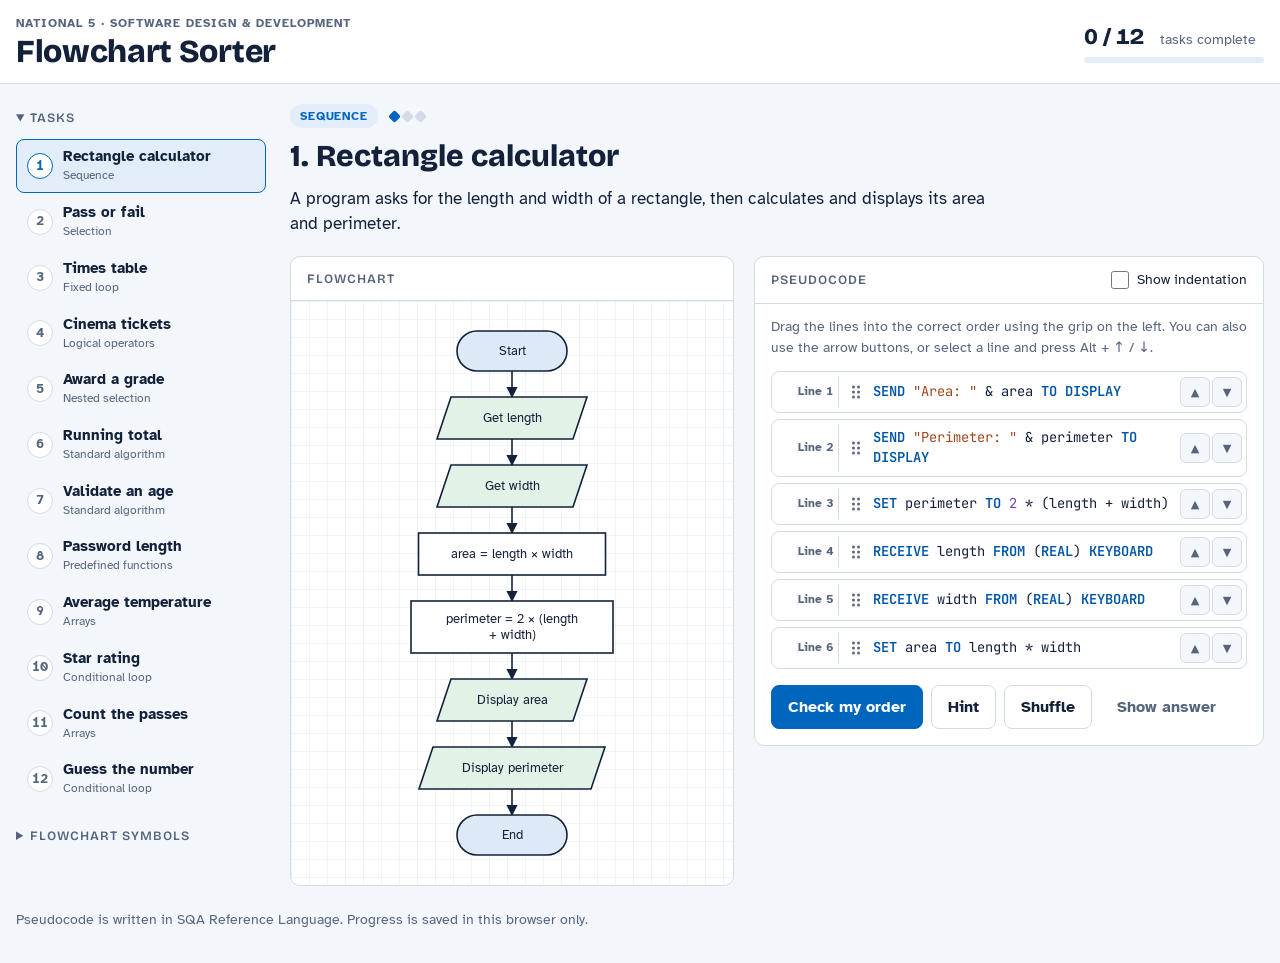
<file: index.html>
<!doctype html>
<html lang="en-GB">
<head>
  <meta charset="utf-8">
  <meta name="viewport" content="width=device-width, initial-scale=1, viewport-fit=cover">
  <title>N5 Flowchart Sorter</title>
  <meta name="description" content="National 5 Software Design and Development practice: read a flowchart and put the matching pseudocode in the correct order.">
  <link rel="preconnect" href="https://fonts.googleapis.com">
  <link rel="preconnect" href="https://fonts.gstatic.com" crossorigin>
  <link rel="stylesheet" href="https://fonts.googleapis.com/css2?family=Atkinson+Hyperlegible:wght@400;700&family=Bricolage+Grotesque:opsz,wght@12..96,600;12..96,800&family=JetBrains+Mono:wght@400;600&display=swap">
  <link rel="stylesheet" href="css/styles.css">
</head>
<body>
  <header class="masthead">
    <div class="masthead-inner">
      <div class="brand">
        <span class="brand-tag">National 5 · Software Design &amp; Development</span>
        <h1>Flowchart Sorter</h1>
      </div>
      <div class="progress" aria-live="polite">
        <span class="progress-count" id="progress-count">0 / 0</span>
        <span class="progress-label">tasks complete</span>
        <div class="progress-bar" aria-hidden="true"><span id="progress-fill"></span></div>
      </div>
    </div>
  </header>

  <div class="layout">
    <nav class="tasks" aria-label="Tasks">
      <details id="task-menu" open>
        <summary>Tasks</summary>
        <ol class="task-list" id="task-list"></ol>
      </details>
      <details class="key">
        <summary>Flowchart symbols</summary>
        <dl class="key-list" id="key-list"></dl>
      </details>
    </nav>

    <main class="workspace" id="workspace">
      <section class="brief">
        <div class="brief-meta">
          <span class="chip" id="topic"></span>
          <span class="level" id="level"></span>
        </div>
        <h2 id="title"></h2>
        <p id="brief"></p>
      </section>

      <div class="panes">
        <section class="pane pane-chart" aria-labelledby="chart-heading">
          <header class="pane-head">
            <h3 id="chart-heading">Flowchart</h3>
          </header>
          <div class="chart-scroll" id="chart"></div>
        </section>

        <section class="pane pane-code" aria-labelledby="code-heading">
          <header class="pane-head">
            <h3 id="code-heading">Pseudocode</h3>
            <label class="toggle" for="indent-toggle">
              <input type="checkbox" id="indent-toggle">
              <span>Show indentation</span>
            </label>
          </header>
          <p class="instructions" id="instructions">Drag the lines into the correct order using the grip on the left. You can also use the arrow buttons, or select a line and press Alt + ↑ / ↓.</p>
          <ol class="code-list" id="code-list"></ol>

          <div class="actions">
            <button type="button" class="btn btn-primary" id="check-btn">Check my order</button>
            <button type="button" class="btn" id="hint-btn">Hint</button>
            <button type="button" class="btn" id="shuffle-btn">Shuffle</button>
            <button type="button" class="btn btn-quiet" id="reveal-btn">Show answer</button>
          </div>
          <div class="feedback" id="feedback" role="status" aria-live="polite"></div>
        </section>
      </div>
    </main>
  </div>

  <footer class="foot">
    Pseudocode is written in SQA Reference Language. Progress is saved in this browser only.
  </footer>

  <script src="js/flowchart.js"></script>
  <script src="js/exercises.js"></script>
  <script src="js/app.js"></script>
</body>
</html>
</file>
<file: css/styles.css>
/* Layout: a task rail on the left, then the flowchart on squared jotter paper
   beside the pseudocode list. Saltire blue ink; symbol fills colour-code
   each flowchart symbol type. */
:root {
  --paper: #f3f6fa;
  --surface: #ffffff;
  --ink: #13213a;
  --muted: #56657e;
  --line: #d3dbe7;
  --accent: #0065bd;
  --accent-ink: #ffffff;
  --accent-soft: #e2edf9;
  --grid: rgba(0, 101, 189, 0.07);
  --ok: #17804f;
  --ok-soft: #e3f4ea;
  --bad: #c0352b;
  --bad-soft: #fbe8e6;
  --warn: #9a6a00;
  --warn-soft: #fff3d1;

  --fc-term: #dde9f7;
  --fc-io: #e2f2e6;
  --fc-proc: #ffffff;
  --fc-dec: #fdf0cc;
  --fc-loop: #ece4f7;
  --tok-kw: #0055a3;
  --tok-str: #a3461b;
  --tok-num: #7a3fb0;
  --tok-fn: #17804f;

  --font-display: "Bricolage Grotesque", "Segoe UI", system-ui, sans-serif;
  --font-body: "Atkinson Hyperlegible", "Segoe UI", system-ui, sans-serif;
  --font-mono: "JetBrains Mono", ui-monospace, "Cascadia Mono", Consolas, monospace;

  --radius: 10px;
  color-scheme: light;
}

@media (prefers-color-scheme: dark) {
  :root:not([data-theme="light"]) {
    --paper: #0d1524;
    --surface: #142036;
    --ink: #e4ebf5;
    --muted: #9badc6;
    --line: #2a3a56;
    --accent: #5ba8ff;
    --accent-ink: #06111f;
    --accent-soft: #19304f;
    --grid: rgba(91, 168, 255, 0.07);
    --ok: #4cc88d;
    --ok-soft: #12342a;
    --bad: #ff7468;
    --bad-soft: #3d1c1c;
    --warn: #f2c14e;
    --warn-soft: #3a2f12;
    --fc-term: #1d3558;
    --fc-io: #173a2b;
    --fc-proc: #142036;
    --fc-dec: #40371a;
    --fc-loop: #2f2648;
    --tok-kw: #79b8ff;
    --tok-str: #f0a27a;
    --tok-num: #c9a0ff;
    --tok-fn: #6fd6a2;
    color-scheme: dark;
  }
}
:root[data-theme="dark"] {
  --paper: #0d1524;
  --surface: #142036;
  --ink: #e4ebf5;
  --muted: #9badc6;
  --line: #2a3a56;
  --accent: #5ba8ff;
  --accent-ink: #06111f;
  --accent-soft: #19304f;
  --grid: rgba(91, 168, 255, 0.07);
  --ok: #4cc88d;
  --ok-soft: #12342a;
  --bad: #ff7468;
  --bad-soft: #3d1c1c;
  --warn: #f2c14e;
  --warn-soft: #3a2f12;
  --fc-term: #1d3558;
  --fc-io: #173a2b;
  --fc-proc: #142036;
  --fc-dec: #40371a;
  --fc-loop: #2f2648;
  --tok-kw: #79b8ff;
  --tok-str: #f0a27a;
  --tok-num: #c9a0ff;
  --tok-fn: #6fd6a2;
  color-scheme: dark;
}

* { box-sizing: border-box; }

body {
  margin: 0;
  background: var(--paper);
  color: var(--ink);
  font-family: var(--font-body);
  font-size: 16px;
  line-height: 1.5;
}

h1, h2, h3 {
  font-family: var(--font-display);
  text-wrap: balance;
  margin: 0;
}

button { font: inherit; color: inherit; }

:focus-visible {
  outline: 3px solid var(--accent);
  outline-offset: 2px;
}

.sr-only {
  position: absolute; width: 1px; height: 1px; overflow: hidden;
  clip: rect(0 0 0 0); white-space: nowrap;
}

/* ---------- Masthead ---------- */

.masthead {
  border-bottom: 1px solid var(--line);
  background: var(--surface);
  padding-inline: 16px;
}
.masthead-inner {
  max-width: 1400px;
  margin: 0 auto;
  padding-block: 14px;
  display: flex;
  flex-wrap: wrap;
  align-items: center;
  justify-content: space-between;
  gap: 12px 24px;
}
.brand { display: grid; gap: 2px; }
.brand-tag {
  font-size: 0.75rem;
  text-transform: uppercase;
  letter-spacing: 0.08em;
  color: var(--muted);
  font-weight: 700;
}
.brand h1 {
  font-size: clamp(1.5rem, 3vw, 2rem);
  font-weight: 800;
  letter-spacing: -0.01em;
  line-height: 1.1;
}
.progress {
  display: grid;
  grid-template-columns: auto auto;
  align-items: baseline;
  column-gap: 8px;
  min-width: 180px;
}
.progress-count {
  font-family: var(--font-display);
  font-weight: 800;
  font-size: 1.4rem;
  font-variant-numeric: tabular-nums;
}
.progress-label { color: var(--muted); font-size: 0.9rem; }
.progress-bar {
  grid-column: 1 / -1;
  height: 6px;
  border-radius: 3px;
  background: var(--accent-soft);
  overflow: hidden;
  margin-top: 4px;
}
.progress-bar span {
  display: block;
  height: 100%;
  width: 0;
  background: var(--accent);
  transition: width 0.4s ease;
}

/* ---------- Layout ---------- */

.layout {
  max-width: 1400px;
  margin: 0 auto;
  padding: 20px 16px 8px;
  display: grid;
  grid-template-columns: 250px minmax(0, 1fr);
  gap: 24px;
  align-items: start;
}

/* ---------- Task rail ---------- */

.tasks {
  position: sticky;
  top: 16px;
  display: grid;
  gap: 16px;
}
.tasks summary {
  cursor: pointer;
  font-family: var(--font-display);
  font-weight: 600;
  font-size: 0.8rem;
  text-transform: uppercase;
  letter-spacing: 0.08em;
  color: var(--muted);
  padding: 4px 0;
}
.task-list {
  list-style: none;
  margin: 8px 0 0;
  padding: 0;
  display: grid;
  gap: 2px;
}
.task {
  width: 100%;
  display: grid;
  grid-template-columns: 26px 1fr 18px;
  align-items: center;
  gap: 10px;
  text-align: left;
  padding: 7px 10px;
  border: 1px solid transparent;
  border-radius: 8px;
  background: none;
  cursor: pointer;
}
.task:hover { background: var(--surface); border-color: var(--line); }
.task.is-current { background: var(--accent-soft); border-color: var(--accent); }
.task-num {
  display: grid;
  place-items: center;
  width: 26px;
  height: 26px;
  border-radius: 50%;
  border: 1.5px solid var(--line);
  font-size: 0.8rem;
  font-weight: 700;
  font-variant-numeric: tabular-nums;
  color: var(--muted);
  background: var(--surface);
}
.task.is-current .task-num { border-color: var(--accent); color: var(--accent); }
.task.is-done .task-num { background: var(--ok); border-color: var(--ok); color: var(--surface); }
.task-text { display: grid; min-width: 0; }
.task-title { font-weight: 700; font-size: 0.95rem; line-height: 1.25; }
.task-topic { font-size: 0.78rem; color: var(--muted); }
.task-tick { color: var(--ok); font-weight: 700; }

.key-list { margin: 8px 0 0; display: grid; gap: 12px; }
.key-item { display: grid; gap: 4px; }
.key-item dt svg { max-width: 100%; height: auto; }
.key-item dd { margin: 0; font-size: 0.85rem; color: var(--muted); }

/* ---------- Workspace ---------- */

.workspace { display: grid; gap: 20px; min-width: 0; scroll-margin-top: 12px; }

.brief { display: grid; gap: 6px; max-width: 70ch; }
.brief-meta { display: flex; align-items: center; gap: 12px; }
.chip {
  font-size: 0.75rem;
  font-weight: 700;
  text-transform: uppercase;
  letter-spacing: 0.07em;
  padding: 3px 10px;
  border-radius: 999px;
  background: var(--accent-soft);
  color: var(--accent);
}
.level { display: inline-flex; gap: 4px; }
.level i {
  width: 9px; height: 9px;
  border-radius: 2px;
  background: var(--line);
  transform: rotate(45deg);
}
.level i.on { background: var(--accent); }
.brief h2 { font-size: clamp(1.4rem, 2.6vw, 1.9rem); font-weight: 800; }
.brief p { margin: 0; font-size: 1.05rem; }

.panes {
  display: grid;
  grid-template-columns: minmax(0, 1fr) minmax(0, 1.15fr);
  gap: 20px;
  align-items: start;
}

.pane {
  background: var(--surface);
  border: 1px solid var(--line);
  border-radius: var(--radius);
  min-width: 0;
}
.pane-head {
  display: flex;
  flex-wrap: wrap;
  align-items: center;
  justify-content: space-between;
  gap: 8px 16px;
  padding: 12px 16px;
  border-bottom: 1px solid var(--line);
}
.pane-head h3 {
  font-size: 0.8rem;
  text-transform: uppercase;
  letter-spacing: 0.08em;
  color: var(--muted);
  font-weight: 600;
}

/* Flowchart on squared paper */
.chart-scroll {
  overflow: auto;
  padding: 16px;
  border-radius: 0 0 var(--radius) var(--radius);
  background-color: var(--surface);
  background-image:
    linear-gradient(var(--grid) 1px, transparent 1px),
    linear-gradient(90deg, var(--grid) 1px, transparent 1px);
  background-size: 18px 18px;
  display: flex;
  justify-content: center;
  max-height: 80vh;
}
.fc-svg { flex: none; max-width: 100%; height: auto; }
.fc-shape { stroke: var(--ink); stroke-width: 1.6; }
.fc-term { fill: var(--fc-term); }
.fc-io { fill: var(--fc-io); }
.fc-proc { fill: var(--fc-proc); }
.fc-dec { fill: var(--fc-dec); }
.fc-loop { fill: var(--fc-loop); }
.fc-text { fill: var(--ink); font-family: var(--font-body); font-size: 13px; }
.fc-label { fill: var(--muted); font-family: var(--font-body); font-size: 12px; font-weight: 700; }
.fc-line { fill: none; stroke: var(--ink); stroke-width: 1.6; stroke-linejoin: round; }
.fc-arrowhead { fill: var(--ink); }
.fc-dot { fill: var(--ink); }

/* Pseudocode */
.toggle { display: inline-flex; align-items: center; gap: 8px; font-size: 0.9rem; cursor: pointer; }
.toggle input { width: 18px; height: 18px; accent-color: var(--accent); margin: 0; }

.instructions { margin: 0; padding: 12px 16px 0; font-size: 0.9rem; color: var(--muted); }

.code-list {
  list-style: none;
  counter-reset: line;
  margin: 0;
  padding: 12px 16px;
  display: grid;
  gap: 6px;
  position: relative;
}
.code-line {
  counter-increment: line;
  display: grid;
  grid-template-columns: 4.2em 22px minmax(0, 1fr) auto;
  align-items: center;
  gap: 6px;
  padding: 4px 4px 4px 0;
  border: 1px solid var(--line);
  border-radius: 8px;
  background: var(--surface);
  position: relative;
  user-select: none;
  cursor: grab;
  transition: border-color 0.15s, background-color 0.15s;
}
.code-line::before {
  content: "Line " counter(line);
  font-size: 0.72rem;
  font-weight: 700;
  color: var(--muted);
  text-align: right;
  font-variant-numeric: tabular-nums;
  padding-right: 4px;
  border-right: 1px solid var(--line);
  align-self: stretch;
  display: grid;
  align-items: center;
}
.code-line:hover { border-color: var(--accent); }
.code-line.is-dragging {
  z-index: 2;
  cursor: grabbing;
  border-color: var(--accent);
  box-shadow: 0 8px 22px rgba(0, 30, 70, 0.22);
  transition: none;
}
body.is-dragging { cursor: grabbing; user-select: none; }

.grip {
  display: grid;
  place-items: center;
  height: 32px;
  color: var(--muted);
  touch-action: none;
  cursor: grab;
}
.grip svg { fill: currentColor; }

.code-text {
  font-family: var(--font-mono);
  font-size: 0.86rem;
  line-height: 1.45;
  overflow-wrap: anywhere;
  padding-block: 4px;
  transition: padding-left 0.25s ease;
}
.show-indent .code-text { padding-left: calc(var(--indent) * 2.2ch); }
.tok-kw { color: var(--tok-kw); font-weight: 600; }
.tok-str { color: var(--tok-str); }
.tok-num { color: var(--tok-num); }
.tok-fn { color: var(--tok-fn); font-weight: 600; }

.mover { display: inline-flex; gap: 2px; }
.move {
  width: 30px;
  height: 30px;
  border: 1px solid var(--line);
  border-radius: 6px;
  background: var(--paper);
  font-size: 0.7rem;
  cursor: pointer;
  color: var(--muted);
}
.move:hover { color: var(--accent); border-color: var(--accent); }
.is-solved .mover, .is-solved .grip { visibility: hidden; }
.is-solved .code-line { cursor: default; }

.code-line.is-right { border-color: var(--ok); background: var(--ok-soft); }
.code-line.is-wrong { border-color: var(--bad); background: var(--bad-soft); }
.code-line.is-right::after,
.code-line.is-wrong::after {
  position: absolute;
  right: -10px;
  top: -9px;
  width: 20px;
  height: 20px;
  border-radius: 50%;
  display: grid;
  place-items: center;
  font-size: 0.7rem;
  font-weight: 700;
  color: var(--surface);
}
.code-line.is-right::after { content: "✓"; background: var(--ok); }
.code-line.is-wrong::after { content: "✕"; background: var(--bad); }
.code-line.is-hinted { animation: hinted 1.6s ease; }
@keyframes hinted {
  0%, 60% { border-color: var(--warn); background: var(--warn-soft); }
}

.actions {
  display: flex;
  flex-wrap: wrap;
  gap: 8px;
  padding: 4px 16px 16px;
}
.btn {
  padding: 9px 16px;
  border-radius: 8px;
  border: 1px solid var(--line);
  background: var(--surface);
  font-weight: 700;
  cursor: pointer;
}
.btn:hover { border-color: var(--accent); color: var(--accent); }
.btn-primary { background: var(--accent); border-color: var(--accent); color: var(--accent-ink); }
.btn-primary:hover { color: var(--accent-ink); filter: brightness(1.08); }
.btn-quiet { border-color: transparent; color: var(--muted); }
.btn-small { padding: 5px 12px; margin-left: 6px; }

.feedback:empty { display: none; }
.feedback {
  margin: 0 16px 16px;
  padding: 12px 14px;
  border-radius: 8px;
  border: 1px solid var(--line);
}
.feedback code { font-family: var(--font-mono); font-size: 0.85rem; }
.feedback.is-success { border-color: var(--ok); background: var(--ok-soft); }
.feedback.is-partial { border-color: var(--bad); background: var(--bad-soft); }
.feedback.is-hint { border-color: var(--warn); background: var(--warn-soft); }

.foot {
  max-width: 1400px;
  margin: 0 auto;
  padding: 16px 16px 32px;
  font-size: 0.85rem;
  color: var(--muted);
}

/* ---------- Narrow screens ---------- */

@media (max-width: 1100px) {
  .panes { grid-template-columns: minmax(0, 1fr); }
  .chart-scroll { max-height: none; }
}

@media (max-width: 900px) {
  .layout { grid-template-columns: minmax(0, 1fr); }
  .tasks {
    position: static;
    background: var(--surface);
    border: 1px solid var(--line);
    border-radius: var(--radius);
    padding: 8px 12px;
    gap: 4px;
  }
}

@media (max-width: 520px) {
  .code-line { grid-template-columns: 2.2em 18px minmax(0, 1fr) auto; gap: 4px; }
  .code-line::before { content: counter(line); }
  .mover { flex-direction: column; }
  .move { width: 30px; height: 22px; }
  .code-text { font-size: 0.8rem; }
}

@media (prefers-reduced-motion: reduce) {
  *, *::before, *::after { transition: none !important; animation: none !important; }
}
</file>
